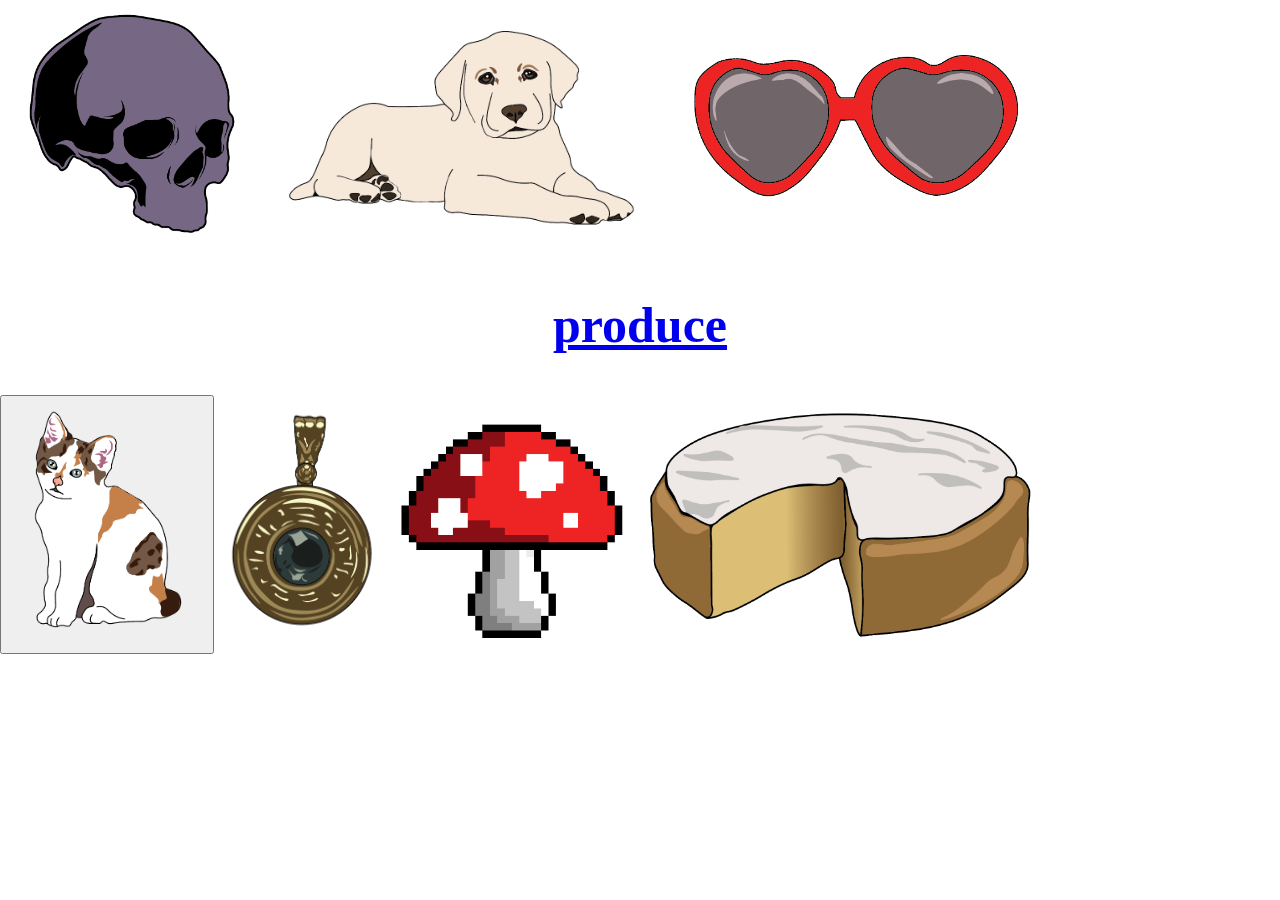
<file: index.html>
<!DOCTYPE html>
<html lang="en">
<head>
    <title>instagram topic collage</title>
    <meta charset="utf-8">
    <meta http-equiv="X-UA-Compatible" content="IE=edge">
    <meta name="viewport" content="width=device-width, initial-scale=1">
    <link rel="stylesheet" type="text/css" href="style.css">
</head>  
<body>
     
    
   <a href="p1.html"><img src="skullsketch.png" alt="skull"></a>

        <a href="p5.html"><img src="dogsketch.png" alt="dog"></a></h2>
        <a href="p6.html"><img src="glassessketch.png" alt="glasses"></a>
        <h2><a href="p2.html">produce</a></h2>

        <button id="btn" type="submit"><img src="catsketch.png" onclick="audio.play();"></button>
        <script type="text/javascript">
            const audio = new Audio();
            audio.src = "meow.wav"
        </script>
        
        <a href="p6.html"><img src="crispinasketch.png" alt="crispina"></a>
        <a href="p7.html"><img src="mushroom.png" alt="mushroom"></a>
        
        <a href="p3.html"><img src="cakesketch.png" alt="cake"></a>
 

         
       
    
        </figure>
    </div>
</body>
</html>
</file>
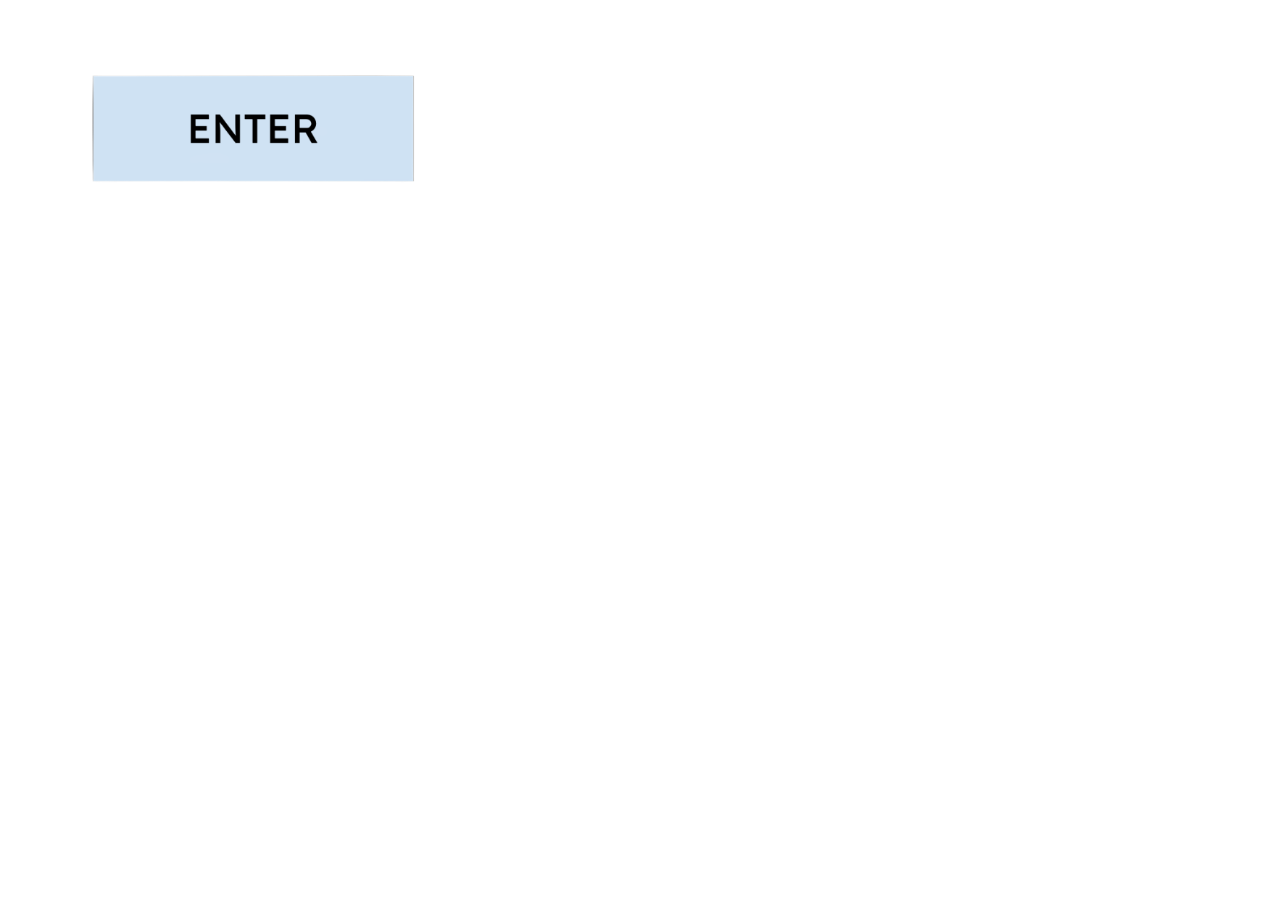
<file: enter.html>
<!DOCTYPE html>
<html lang="en">
<head>
    <title>instagram topic collage</title>
    <meta charset="utf-8">
    <meta http-equiv="X-UA-Compatible" content="IE=edge">
    <meta name="viewport" content="width=device-width, initial-scale=1">
    <link rel="stylesheet" type="text/css" href="style.css">
</head>  
<body>
    
   
        
        <a href="index.html"><img src="enter.png" alt="enter"  class="center"></a>
 

        
        
         
       
    
        </figure>
    </div>
</body>
</html>
</file>
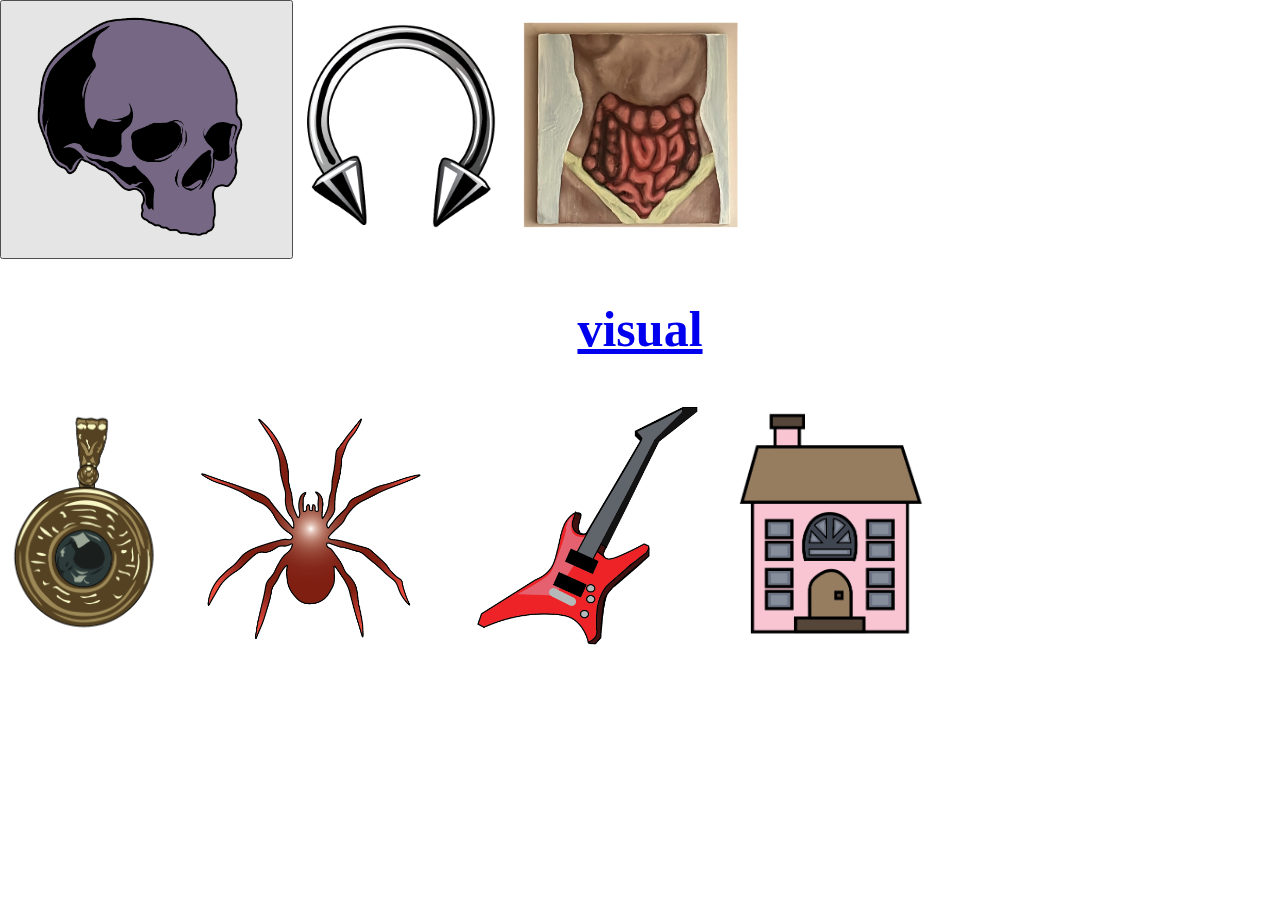
<file: p1.html>
<!DOCTYPE html>
<html lang="en">
<head>
    <title>instagram topic collage</title>
    <meta charset="utf-8">
    <meta http-equiv="X-UA-Compatible" content="IE=edge">
    <meta name="viewport" content="width=device-width, initial-scale=1">
    <link rel="stylesheet" type="text/css" href="style.css">
</head>  
<body>

    <button id="btn" type="submit"><img src="skullsketch.png" onclick="audio.play();"></button>
    <script type="text/javascript">
        const audio = new Audio();
        audio.src = "bones.mp3"
    </script>
    
    
    
 
        <a href="p3.html"><img src="piercingsketch.png" alt="piercing"></a>

        <a href="p4.html"><img src="myart1.png" alt="myart1"></a>

        <h2><a href="p4.html">visual</a></h2>

        <a href="p6.html"><img src="crispinasketch.png" alt="crispina"></a>
 
        <a href="p5.html"><img src="spidersketch.png" alt="spider"></a>
   
        
    

        <a href="p2.html"><img src="guitarsketch.png" alt="guitar"></a>

        <a href="p8.html"><img src="dollhousesketch.png" alt="dollhouse"></a>

        
 
     
    
        </figure>
    </div>
</body>
</html>
</file>
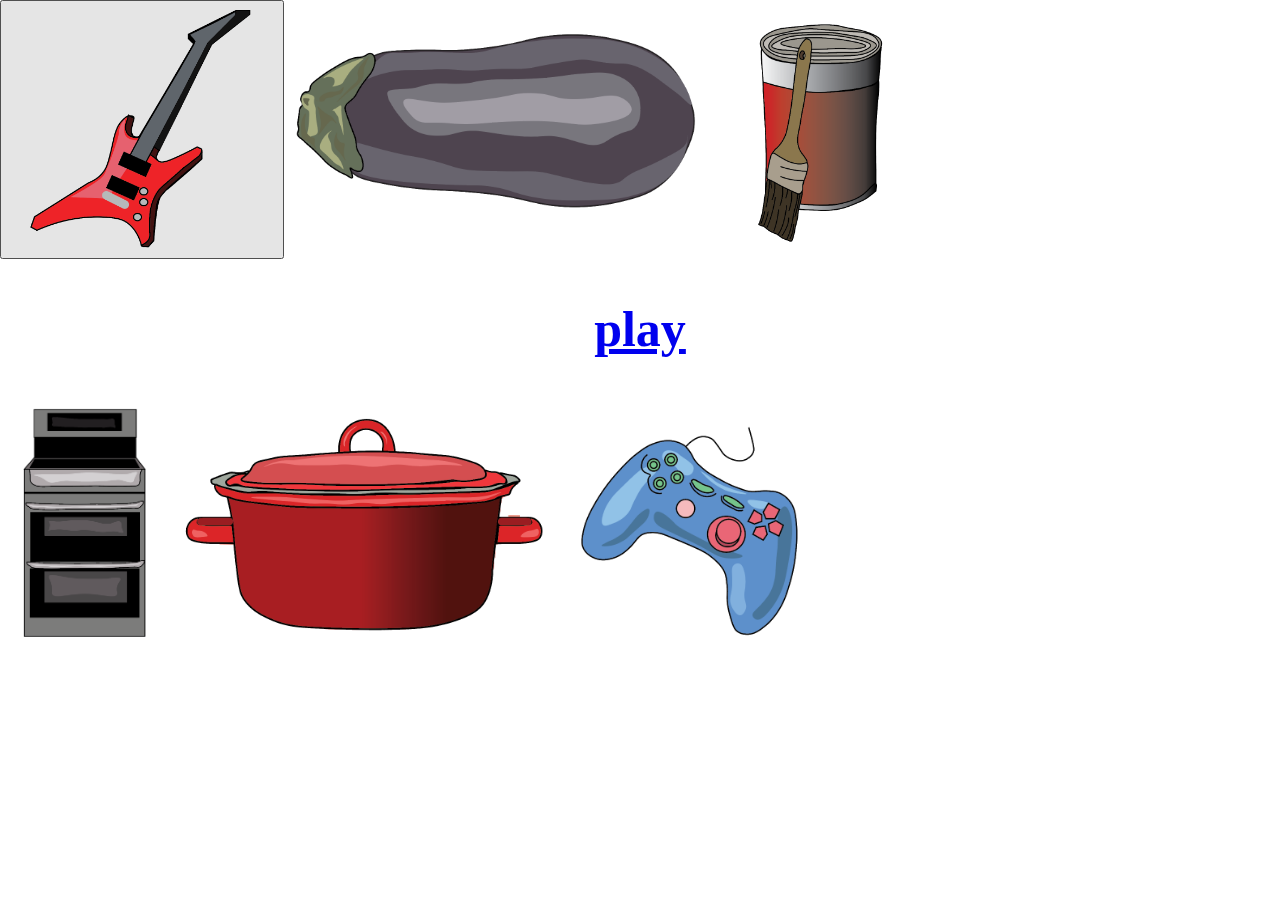
<file: p2.html>
<!DOCTYPE html>
<html lang="en">
<head>
    <title>instagram topic collage</title>
    <meta charset="utf-8">
    <meta http-equiv="X-UA-Compatible" content="IE=edge">
    <meta name="viewport" content="width=device-width, initial-scale=1">
    <link rel="stylesheet" type="text/css" href="style.css">
</head>  
<body>
  
    <button id="btn" type="submit"><img src="guitarsketch.png" onclick="audio.play();"></button>
    <script type="text/javascript">
        const audio = new Audio();
        audio.src = "myaudio.wav"
    </script>


        
     <a href="p3.html"><img src="eggplantsketch.png" alt="eggplant"></a>
        <a href="p4.html"><img src="paintsketch.png" alt="paint" ></a>
        <h2><a href="p8.html">play</a></h2>
        <a href="p3.html"><img src="ovensketch.png" alt="oven"></a>
        <a href="p3.html"><img src="potsketch.png" alt="pot"></a>
        <a href="p7.html"><img src="controllersketch.png" alt="oven"></a> 
       


        </div>

      
        
        </figure>
    </div>
</body>
</html>
</file>
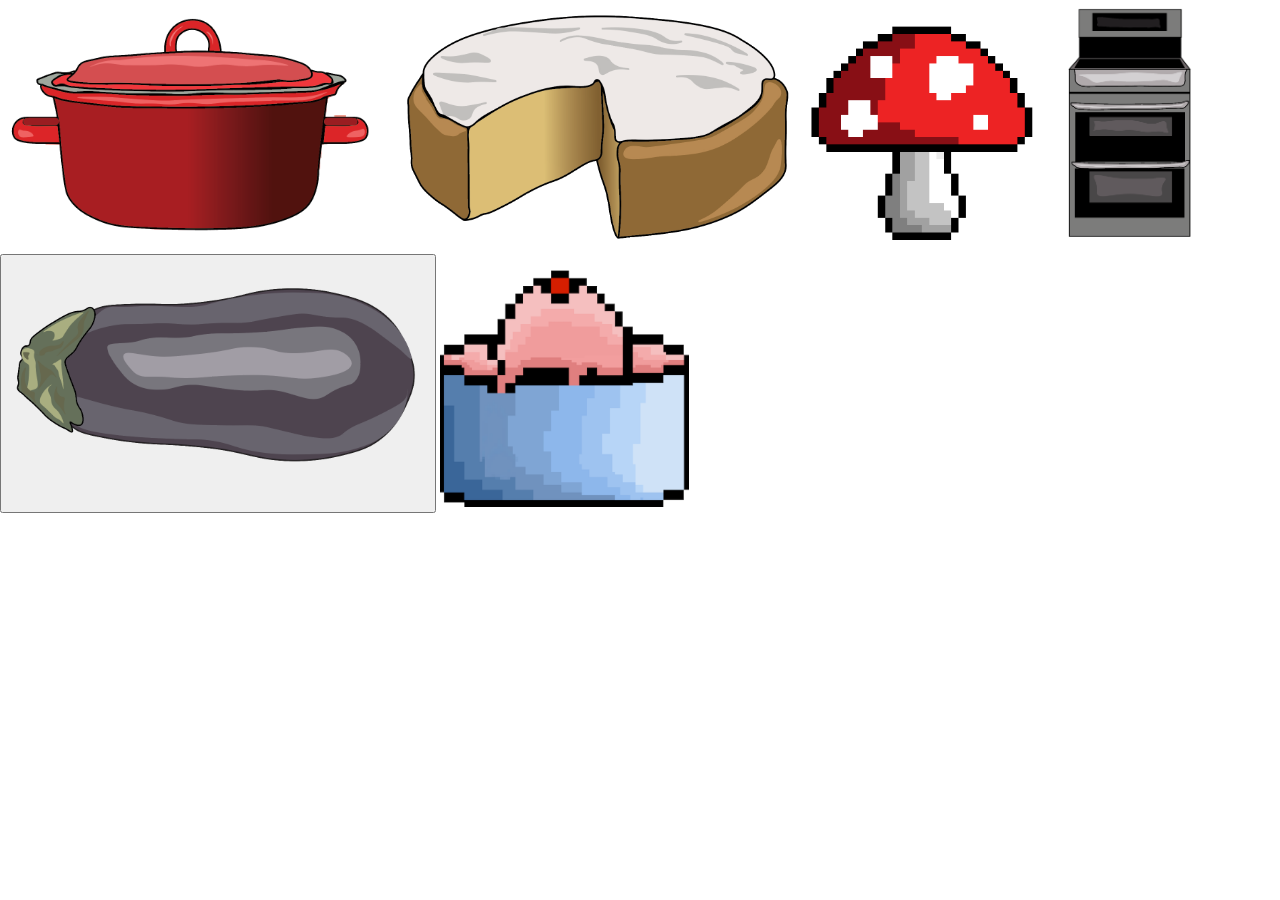
<file: p3.html>
<!DOCTYPE html>
<html lang="en">
<head>
    <title>instagram topic collage</title>
    <meta charset="utf-8">
    <meta http-equiv="X-UA-Compatible" content="IE=edge">
    <meta name="viewport" content="width=device-width, initial-scale=1">
    <link rel="stylesheet" type="text/css" href="style.css">
</head>  
<body>


   
        <a href="p2.html"><img src="potsketch.png" alt="pot"></a>
        <a href="p2.html"><img src="cakesketch.png" alt="cake"></a>
        <a href="p7.html"><img src="mushroom.png" alt="mushroom" ></a>
        
        <a href="p2.html"><img src="ovensketch.png" alt="oven"></a>

        <button id="btn" type="submit"><img src="eggplantsketch.png" onclick="audio.play();"></button>
    <script type="text/javascript">
        const audio = new Audio();
        audio.src = "eat.wav"
    </script>

       
        <a href="p7.html"><img src="icecream.png" alt="icecream"></a>

        </div>

      
        
        </figure>
    </div>
</body>
</html>
</file>
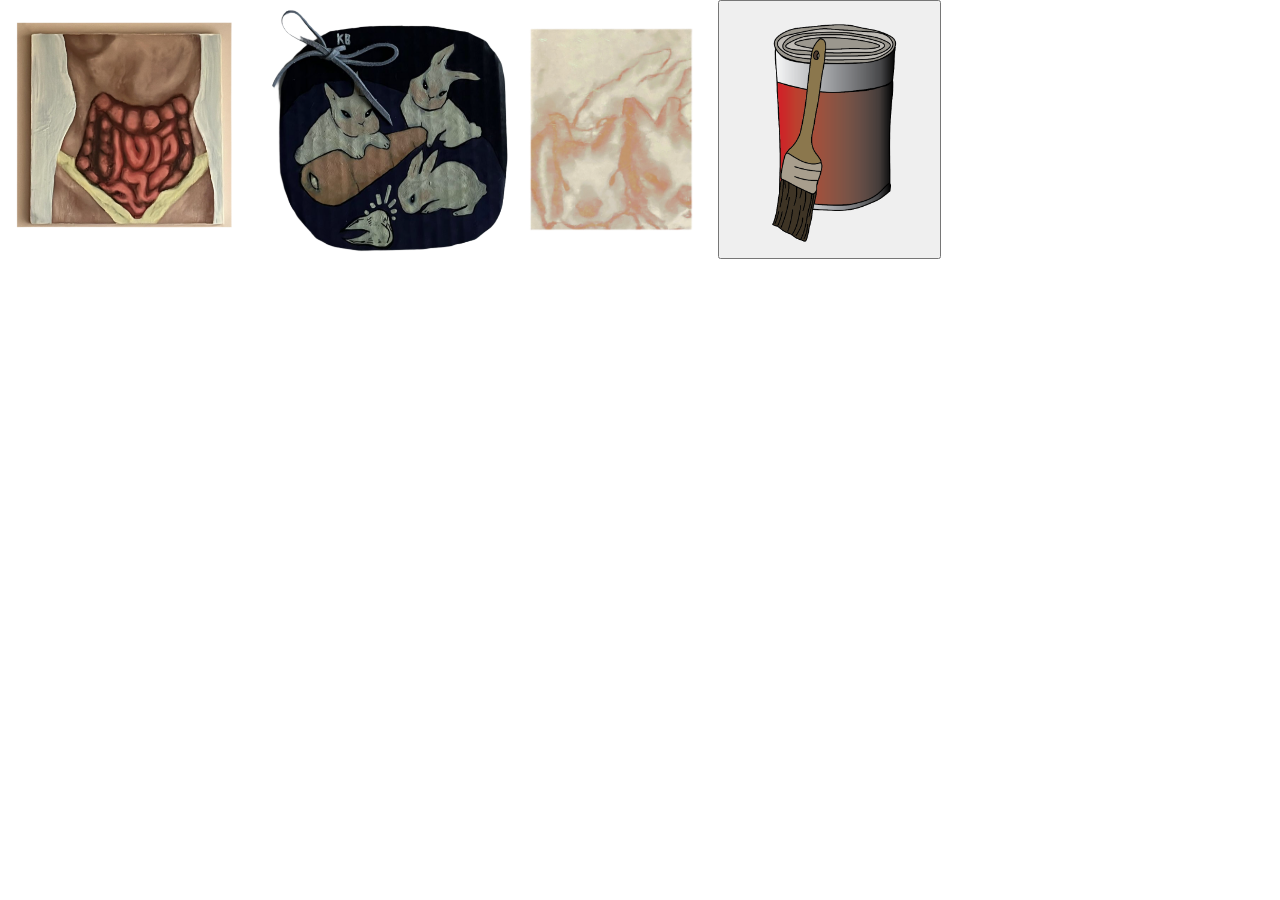
<file: p4.html>
<!DOCTYPE html>
<html lang="en">
<head>
    <title>instagram topic collage</title>
    <meta charset="utf-8">
    <meta http-equiv="X-UA-Compatible" content="IE=edge">
    <meta name="viewport" content="width=device-width, initial-scale=1">
    <link rel="stylesheet" type="text/css" href="style.css">
</head>  
<body>
    <div class=img>
       

    
        <a href="p1.html"><img src="myart1.png" alt="myart1"></a>
    
        <a href="p5.html"><img src="myart3.png" alt="myart3"></a> 

        <a href="p5.html"><img src="myart2.png" alt="myart2" ></a>

        <button id="btn" type="submit"><img src="paintsketch.png" onclick="audio.play();"></button>
        <script type="text/javascript">
            const audio = new Audio();
            audio.src = "paint.mp3"
        </script>
        
       

        </div>

      
        
        </figure>
    </div>
</body>
</html>
</file>
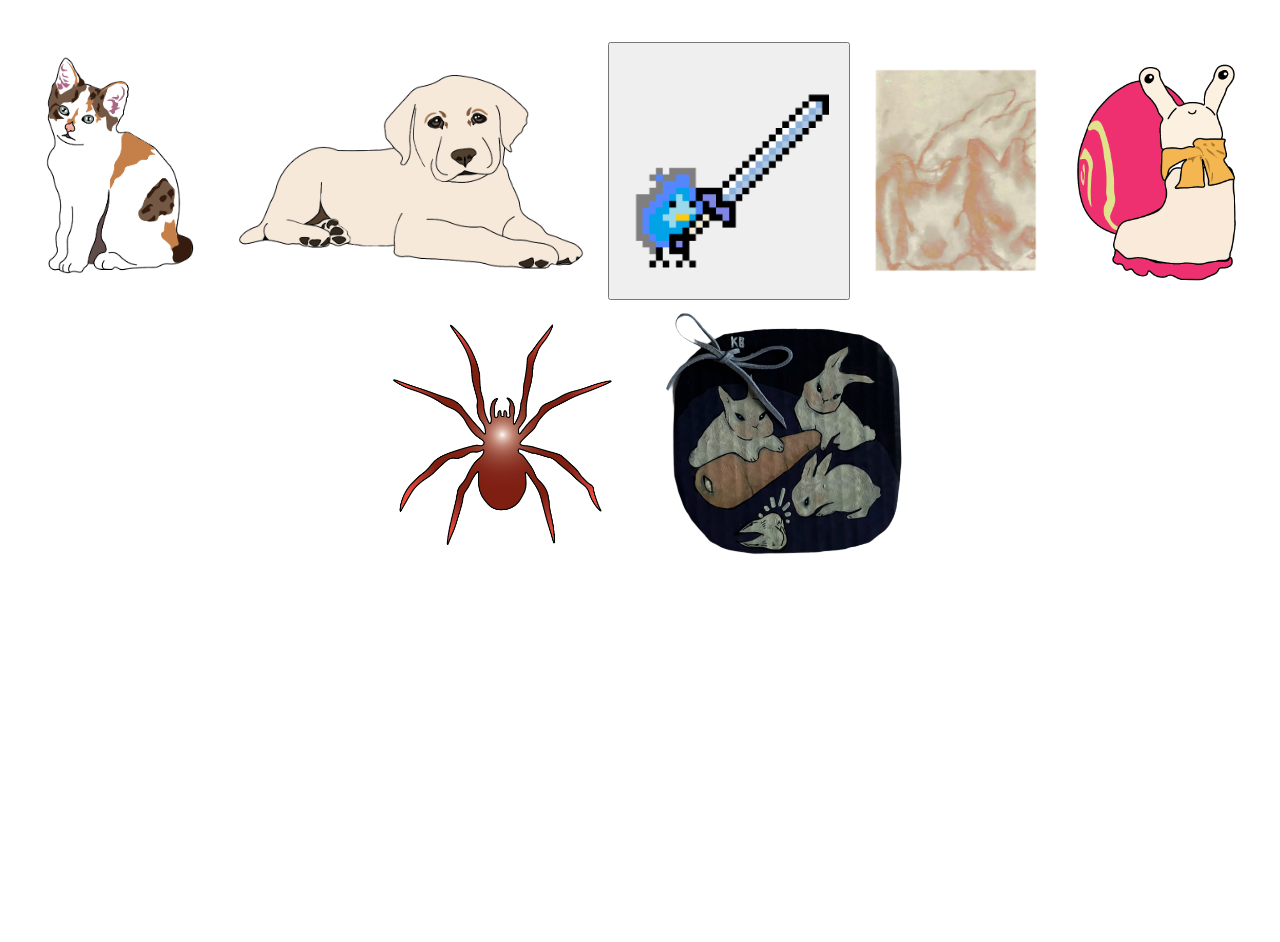
<file: p5.html>
<!DOCTYPE html>
<html lang="en">
<head>
    <title>instagram topic collage</title>
    <meta charset="utf-8">
    <meta http-equiv="X-UA-Compatible" content="IE=edge">
    <meta name="viewport" content="width=device-width, initial-scale=1">
    <link rel="stylesheet" type="text/css" href="style.css">
</head>  
<body>

    <h2><a href="index.html"><img src="catsketch.png" alt="cat"></a>
        <a href="index.html"><img src="dogsketch.png" alt="dog"></a>

    <button id="btn" type="submit"><img src="bird.png" onclick="audio.play();"></button>
    <script type="text/javascript">
        const audio = new Audio();
        audio.src = "birdaudio.wav"
    </script>

        <a href="p4.html"><img src="myart2.png" alt="myart2" ></a>
        <a href="p8.html"><img src="toysketch.png" alt="toy snail"></a>
        <a href="p1.html"><img src="spidersketch.png" alt="spider"></a>
        <a href="p4.html"><img src="myart3.png" alt="myart3"></a> 

        
      
    
        </figure>
    </div>
</body>
</html>
</file>
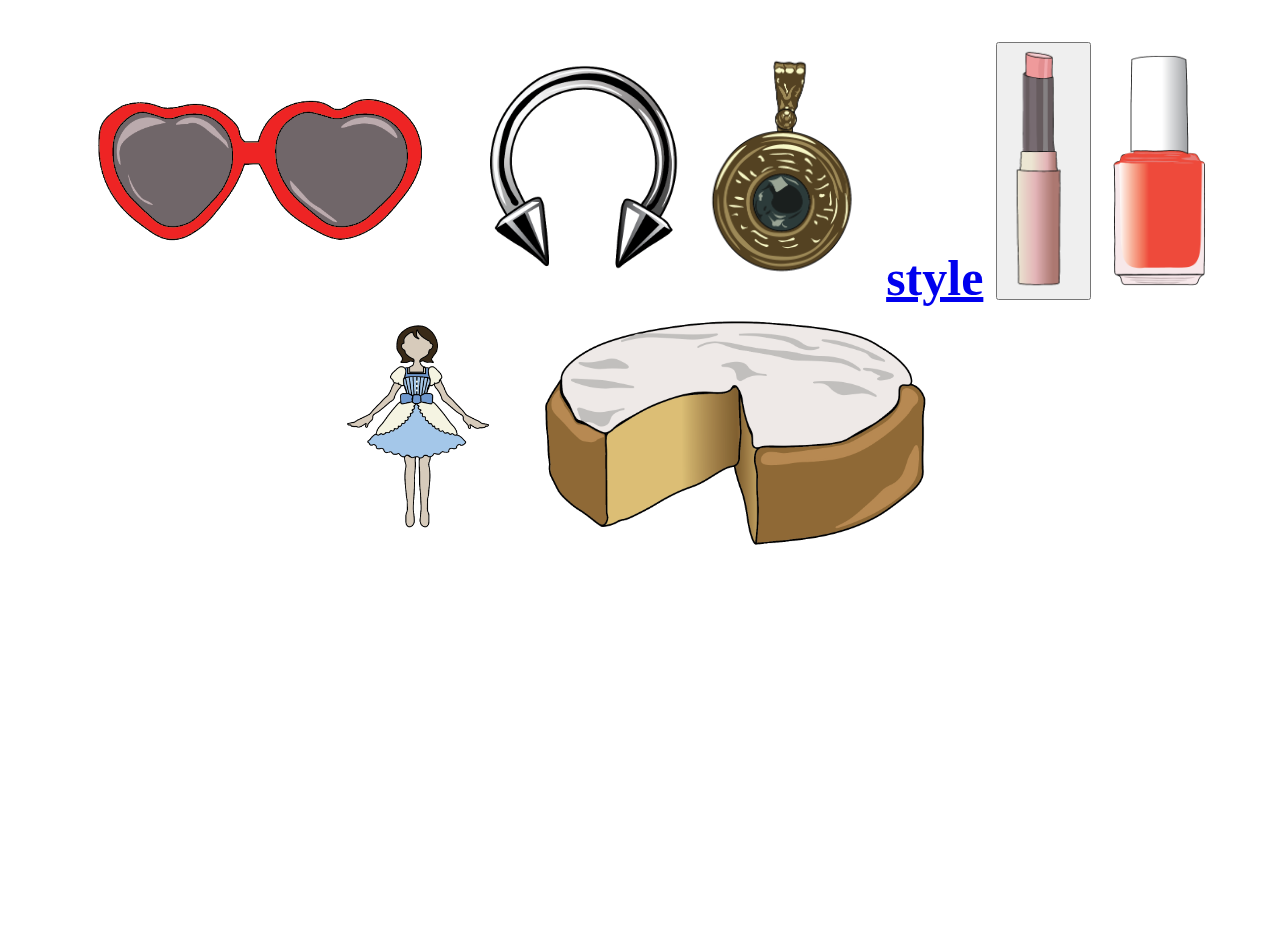
<file: p6.html>
<!DOCTYPE html>
<html lang="en">
<head>
    <title>instagram topic collage</title>
    <meta charset="utf-8">
    <meta http-equiv="X-UA-Compatible" content="IE=edge">
    <meta name="viewport" content="width=device-width, initial-scale=1">
    <link rel="stylesheet" type="text/css" href="style.css">
</head>  
<body>
    <h2><a href="index.html"><img src="glassessketch.png" alt="glasses"></a>
        <a href="p1.html"><img src="piercingsketch.png" alt="piercing"></a>
        <a href="index.html"><img src="crispinasketch.png" alt="crispina"></a>
        <a href="p2.html">style</a>

        <button id="btn" type="submit"><img src="lipsticksketch.png" onclick="audio.play();"></button>
        <script type="text/javascript">
            const audio = new Audio();
            audio.src = "kiss.wav"
        </script>
        
    
        <a href="p9.html"><img src="nailpolishsketch.png" alt="nailpolish"></a>
        <a href="p8.html"><img src="doll.png" alt="doll"></a>
        <a href="p3.html"><img src="cakesketch.png" alt="cake"></a>

     
    
        </figure>
    </div>
</body>
</html>
</file>
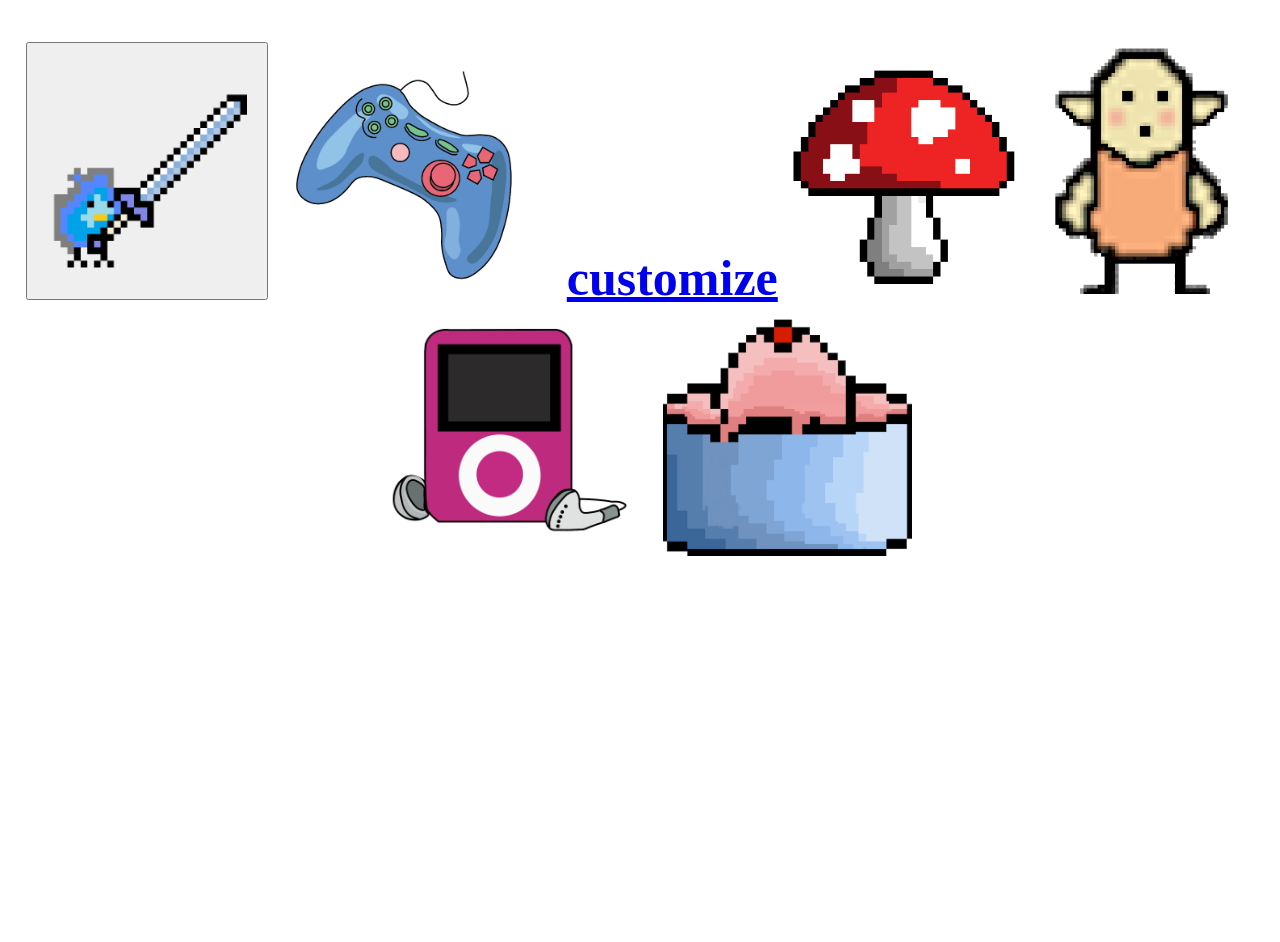
<file: p7.html>
<!DOCTYPE html>
<html lang="en">
<head>
    <title>instagram topic collage</title>
    <meta charset="utf-8">
    <meta http-equiv="X-UA-Compatible" content="IE=edge">
    <meta name="viewport" content="width=device-width, initial-scale=1">
    <link rel="stylesheet" type="text/css" href="style.css">
</head>  
<body>
    <h2>
        <button id="btn" type="submit"><img src="bird.png" onclick="audio.play();"></button>
        <script type="text/javascript">
            const audio = new Audio();
            audio.src = "birdaudio.wav"
        </script>
       
        <a href="p8.html"><img src="controllersketch.png" alt="controller"></a>
        <a href="p6.html">customize</a>
        <a href="p3.html"><img src="mushroom.png" alt="mushroom"></a>
        <a href="p8.html"><img src="kib.png" alt="kib" ></a>
        <a href="p8.html"><img src="ipodsketch.png" alt="ipod" ></a>
        
        <a href="p3.html"><img src="icecream.png" alt="icecream"></a>

        
       
    
        </figure>
    </div>
</body>
</html>
</file>
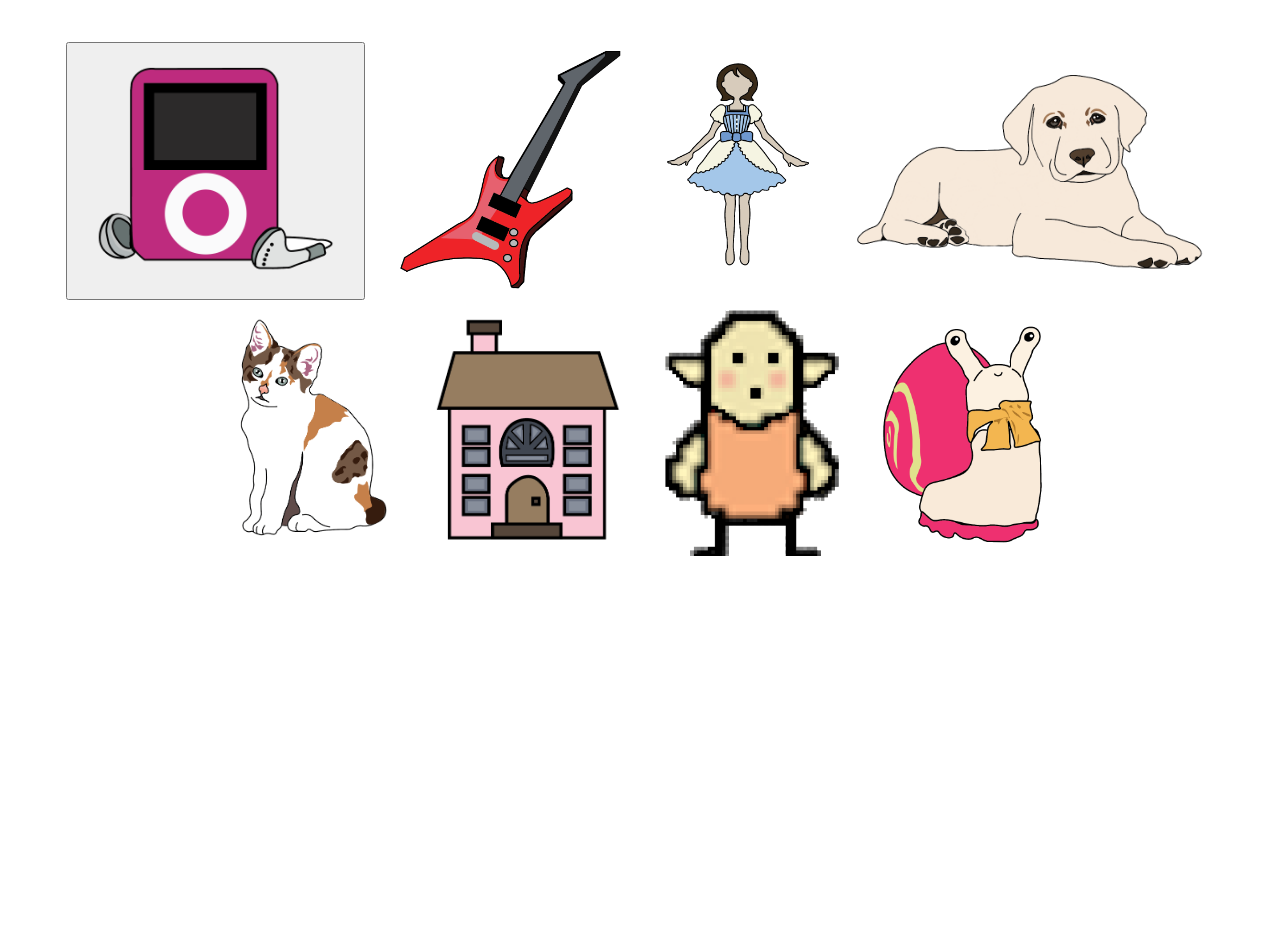
<file: p8.html>
<!DOCTYPE html>
<html lang="en">
<head>
    <title>instagram topic collage</title>
    <meta charset="utf-8">
    <meta http-equiv="X-UA-Compatible" content="IE=edge">
    <meta name="viewport" content="width=device-width, initial-scale=1">
    <link rel="stylesheet" type="text/css" href="style.css">
</head>  
<body>
    <h2>
        <button id="btn" type="submit"><img src="ipodsketch.png" onclick="audio.play();"></button>
    <script type="text/javascript">
        const audio = new Audio();
        audio.src = "myaudio.wav"
    </script>

        <a href="p2.html"><img src="guitarsketch.png" alt="guitar" ></a>
        <a href="p6.html"><img src="doll.png" alt="doll"></a>
        <a href="p5.html"><img src="dogsketch.png" alt="dog"></a>
        <a href="p5.html"><img src="catsketch.png" alt="cat"></a>
        <a href="p7.html"><img src="dollhousesketch.png" alt="dollhouse"></a>
        <a href="p7.html"><img src="kib.png" alt="kib"></a>
        <a href="p5.html"><img src="toysketch.png" alt="snail toy"></a>
        

        
      
    
        </figure>
    </div>
</body>
</html>
</file>
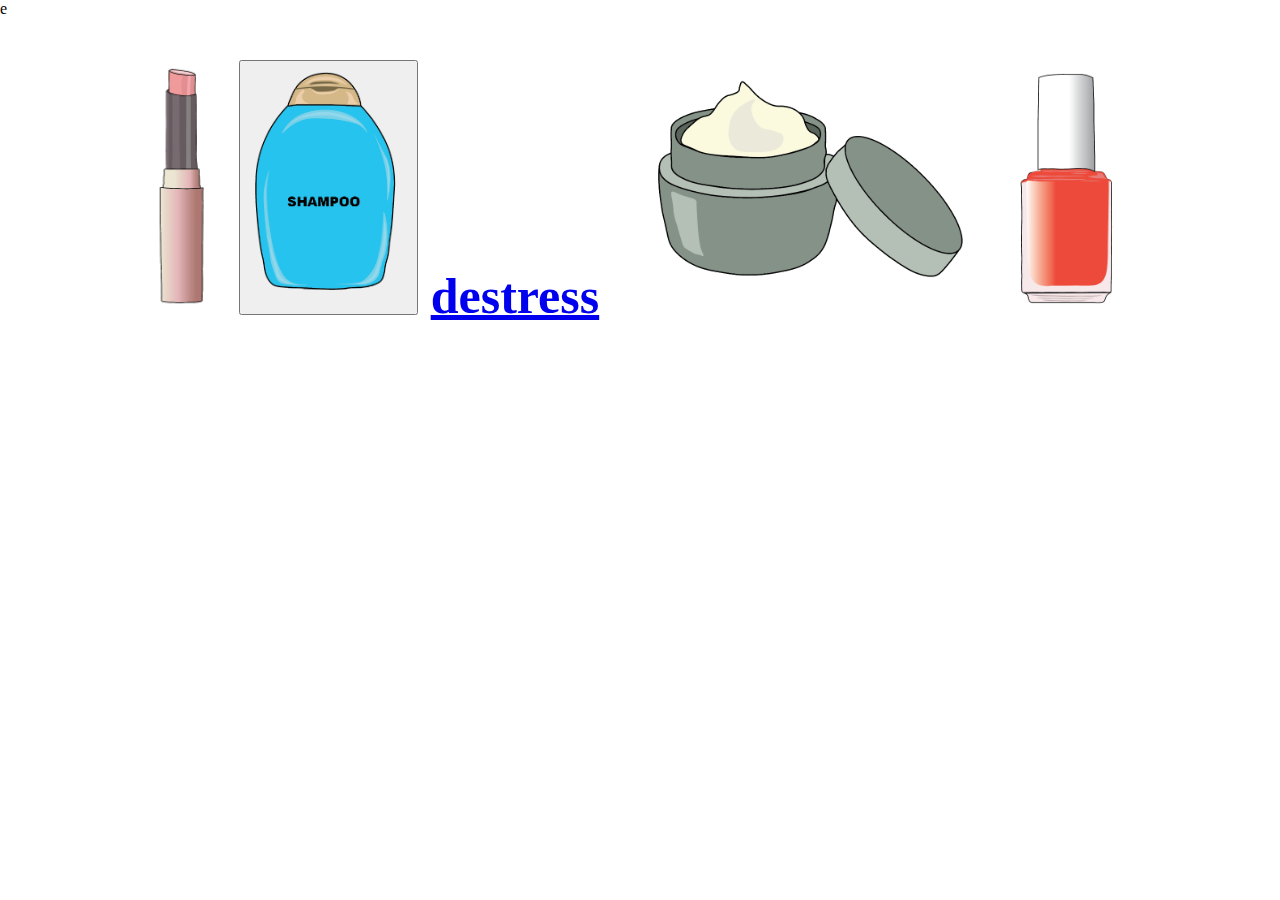
<file: p9.html>
e<!DOCTYPE html>
<html lang="en">
<head>
    <title>instagram topic collage</title>
    <meta charset="utf-8">
    <meta http-equiv="X-UA-Compatible" content="IE=edge">
    <meta name="viewport" content="width=device-width, initial-scale=1">
    <link rel="stylesheet" type="text/css" href="style.css">
</head>  
<body>
    <h2><a href="p6.html"><img src="lipsticksketch.png" alt="lipstuck"></a>
        <button id="btn" type="submit"><img src="shampoosketch.png" onclick="audio.play();"></button>
        <script type="text/javascript">
            const audio = new Audio();
            audio.src = "shower.mp3"
        </script>
        
        <a href="p5.html">destress</a>
        <a href="p6.html"><img src="skincaresketch.png" alt="moisturizer"></a>
        <a href="p6.html"><img src="nailpolishsketch.png" alt="nailpolish"></a>
        
      
    
        </figure>
    </div>
</body>
</html>
</file>
<file: style.css>
body {
    margin: 0;
    padding: 0;
    background-color: #ffffff;

    height: 100vh;
}

#btn{
    max-width: 100%;
    max-height: 350px;


}



img{

    max-width: 100%; 
    max-height: 250px; 
    align-items: center;

  
}


img:hover {
    
    animation: shake 0.5s; 
  
    animation-iteration-count: infinite; 
  }
  
  @keyframes shake {
    0% { transform: translate(1px, 1px) rotate(0deg); }
    10% { transform: translate(-1px, -2px) rotate(-1deg); }
    20% { transform: translate(-3px, 0px) rotate(1deg); }
    30% { transform: translate(3px, 2px) rotate(0deg); }
    40% { transform: translate(1px, -1px) rotate(1deg); }
    50% { transform: translate(-1px, 2px) rotate(-1deg); }
    60% { transform: translate(-3px, 1px) rotate(0deg); }
    70% { transform: translate(3px, 1px) rotate(-1deg); }
    80% { transform: translate(-1px, -1px) rotate(1deg); }
    90% { transform: translate(1px, 2px) rotate(0deg); }
    100% { transform: translate(1px, -2px) rotate(-1deg); }
  }


h2 {
    text-align: center;
    font-size: 50px; 
}
</file>
